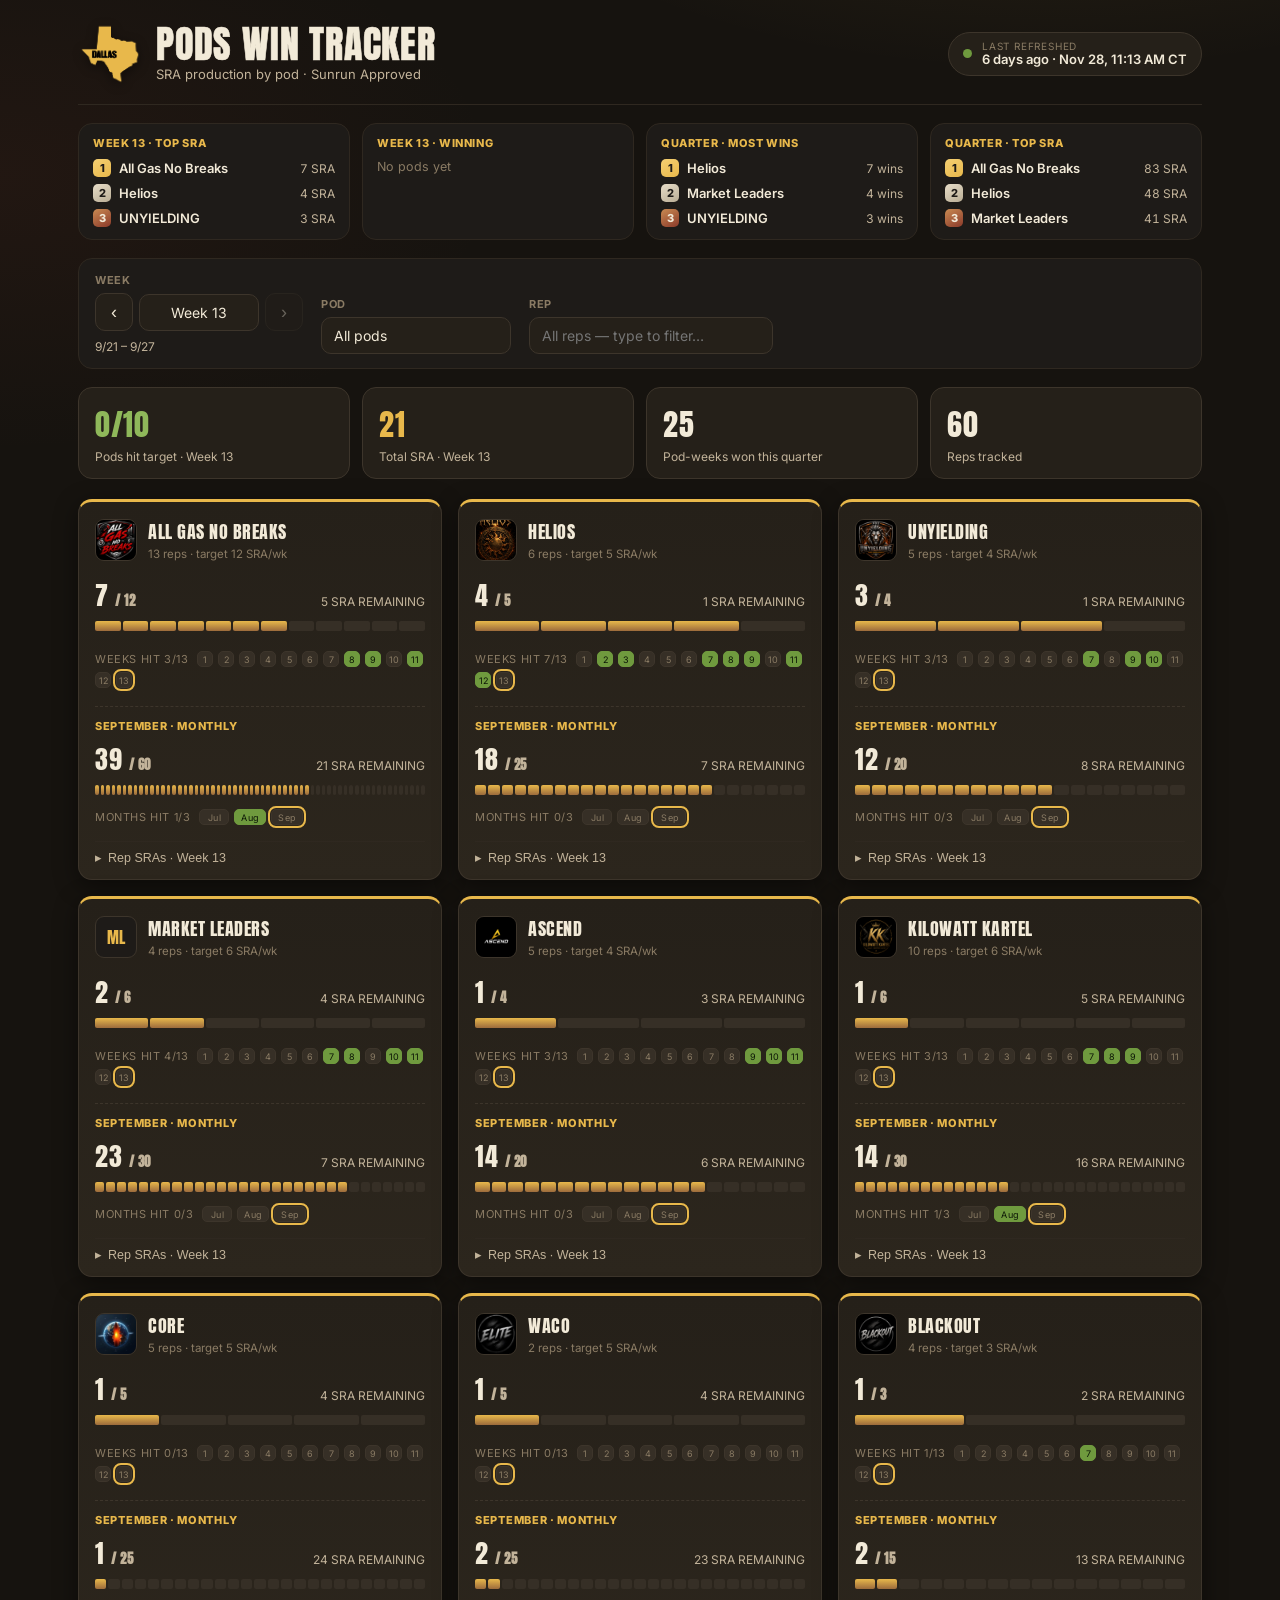
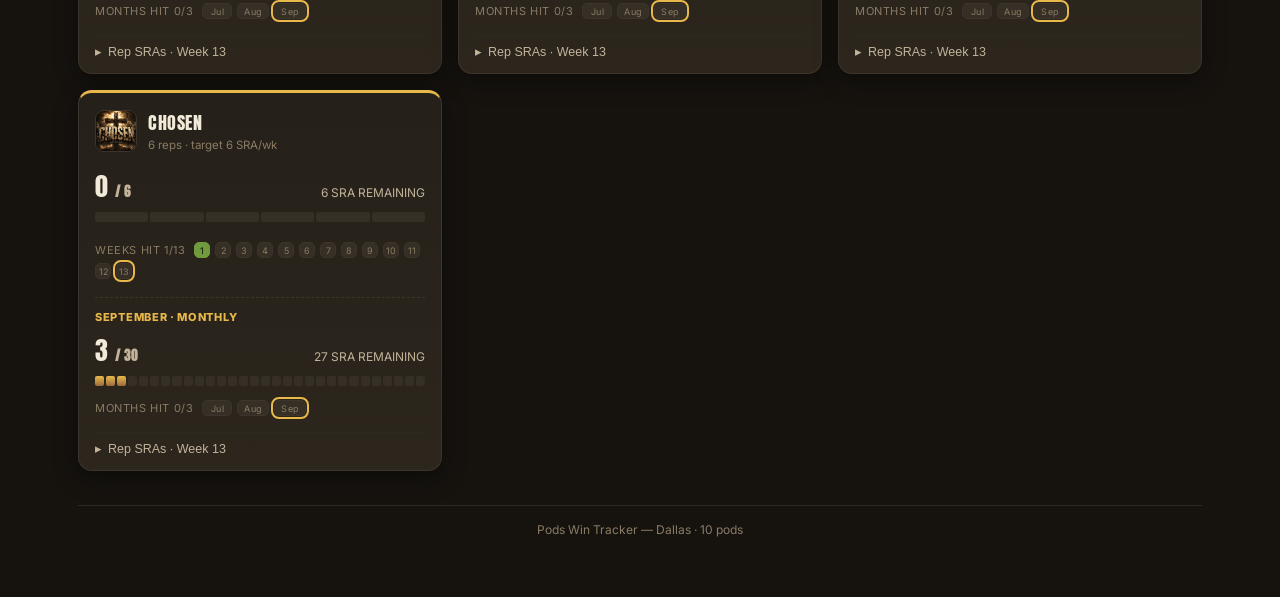
<file: index.html>
<!DOCTYPE html>
<html lang="en">
<head>
  <meta charset="UTF-8" />
  <meta name="viewport" content="width=device-width, initial-scale=1.0" />
  <title>Pods Win Tracker — Dallas</title>
  <link rel="icon" type="image/png" href="assets/dallas-logo.png" />
  <link rel="apple-touch-icon" href="assets/dallas-logo.png" /> 
  <link rel="preconnect" href="https://fonts.googleapis.com" />
  <link rel="preconnect" href="https://fonts.gstatic.com" crossorigin />
  <link rel="stylesheet" href="https://fonts.googleapis.com/css2?family=Anton&family=Inter:wght@400;500;600;700&display=swap" />
  <link rel="stylesheet" href="assets/styles.css" />
</head>
<body>
  <div class="app">
    <!-- ===== Header ===== -->
    <header class="site-header">
      <div class="brand">
        <img class="brand-logo" src="assets/dallas-logo.png" alt="Pods Win Tracker — Dallas, Texas" />
        <div class="brand-text">
          <h1>Pods Win Tracker</h1>
          <p class="tagline">SRA production by pod · Sunrun Approved</p>
        </div>
      </div>
      <div class="refresh">
        <span class="refresh-dot" id="refreshDot" aria-hidden="true"></span>
        <div class="refresh-text">
          <span class="refresh-label">Last refreshed</span>
          <span class="refresh-clock" id="refreshClock">—</span>
        </div>
      </div>
    </header>

    <div class="demo-banner" id="demoBanner" hidden>
      Sample data for preview. Live numbers appear automatically once the Apps Script publish runs.
    </div>

    <!-- ===== Leaderboard ===== -->
    <section class="leaderboard" id="leaderboard" aria-label="Pod leaderboard"></section>

    <!-- ===== Controls ===== -->
    <section class="controls" aria-label="Filters">
      <div class="control week-control">
        <label class="control-label">Week</label>
        <div class="week-toggle">
          <button class="wk-btn" id="weekPrev" aria-label="Previous week">‹</button>
          <select id="weekSelect" class="select" aria-label="Select week"></select>
          <button class="wk-btn" id="weekNext" aria-label="Next week">›</button>
        </div>
        <span class="week-range" id="weekRange"></span>
      </div>
      <div class="control">
        <label class="control-label" for="podSelect">Pod</label>
        <select id="podSelect" class="select"><option value="__all__">All pods</option></select>
      </div>
      <div class="control">
        <label class="control-label" for="repSearch">Rep</label>
        <input id="repSearch" class="select" list="repList" placeholder="All reps — type to filter…" autocomplete="off" />
        <datalist id="repList"></datalist>
      </div>
    </section>

    <!-- ===== Summary strip ===== -->
    <section class="summary" id="summary" aria-label="Quarter summary"></section>

    <!-- ===== Pod cards ===== -->
    <main id="podGrid" class="pod-grid" aria-live="polite"></main>

    <footer class="site-footer">
      <span id="footNote">Pods Win Tracker — Dallas</span>
    </footer>
  </div>

  <script src="assets/app.js"></script>
</body>
</html>
</file>
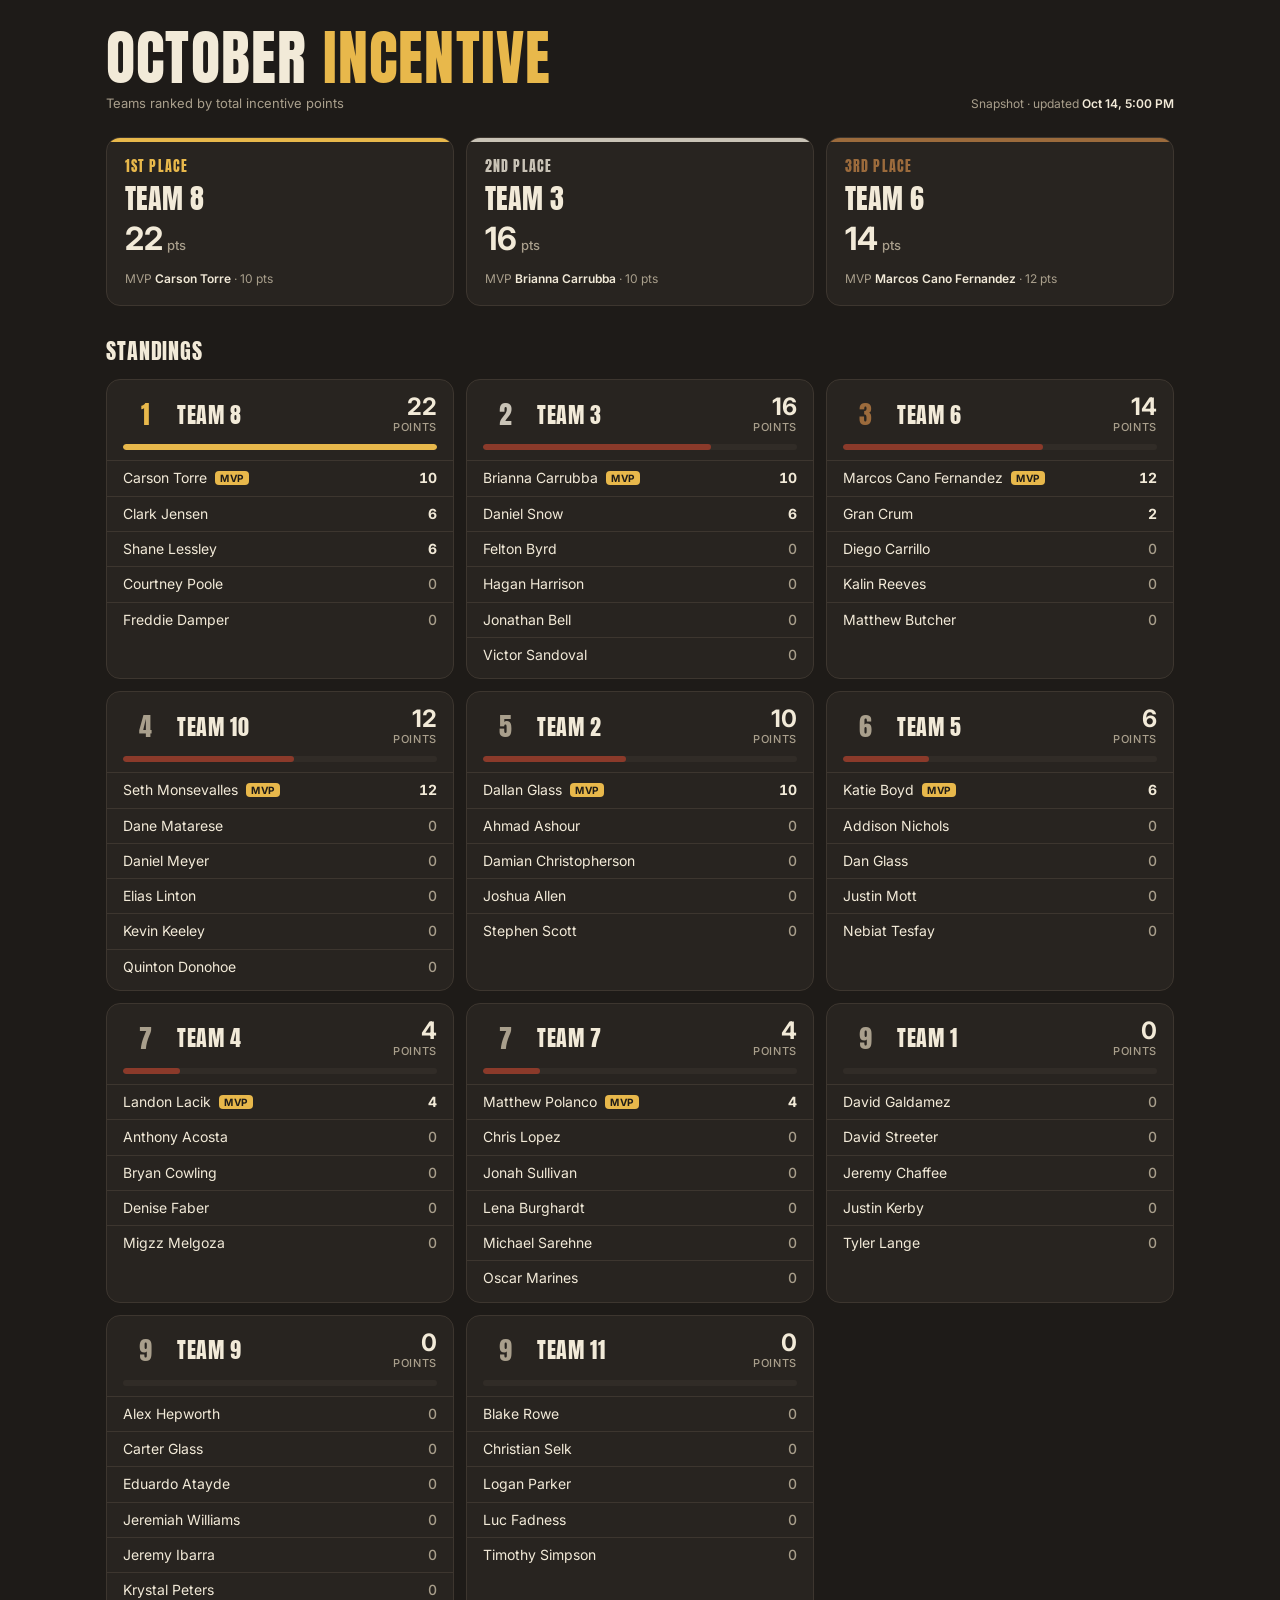
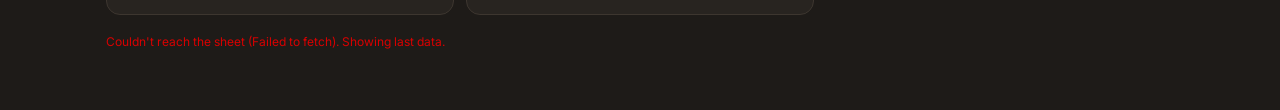
<file: october.html>
<!doctype html>
<html lang="en">
<head>
<meta charset="utf-8">
<meta name="viewport" content="width=device-width, initial-scale=1">
<title>October Incentive</title>
<link rel="preconnect" href="https://fonts.googleapis.com">
<link href="https://fonts.googleapis.com/css2?family=Anton&family=Inter:wght@400;500;600;700&display=swap" rel="stylesheet">
<style>
  :root {
    --bg: #1E1B18;          /* Ranch Black */
    --panel: #282420;
    --panel-2: #312c27;
    --line: #3d362f;
    --text: #F2EAD8;        /* Bone Cream */
    --muted: #a99f8c;
    --gold: #E8B84B;        /* Harvest Gold */
    --silver: #C9C3B6;
    --bronze: #9C6B3C;      /* Mesa Brown */
    --adobe: #8B3A2A;       /* Burnt Adobe */
    --red: #D90000;         /* Red Hot */
    --green: #6F9A3E;       /* cactus */
  }
  * { box-sizing: border-box; }
  body {
    margin: 0; background: var(--bg); color: var(--text);
    font: 15px/1.45 Inter, system-ui, sans-serif;
  }
  .wrap { max-width: 1100px; margin: 0 auto; padding: 28px 16px 60px; }
  header { display: flex; flex-wrap: wrap; align-items: flex-end; justify-content: space-between; gap: 12px; margin-bottom: 24px; }
  h1 { font: 400 clamp(36px, 7vw, 60px)/1 Anton, Impact, sans-serif; letter-spacing: .02em; margin: 0; text-transform: uppercase; }
  h1 span { color: var(--gold); }
  .sub { color: var(--muted); font-size: 13px; margin-top: 6px; }
  .updated { color: var(--muted); font-size: 12px; text-align: right; }
  .updated b { color: var(--text); font-weight: 600; }

  /* Podium */
  .podium { display: grid; grid-template-columns: repeat(3, 1fr); gap: 12px; margin-bottom: 28px; }
  .pod { background: var(--panel); border: 1px solid var(--line); border-radius: 14px; padding: 18px; position: relative; overflow: hidden; }
  .pod::before { content: ""; position: absolute; inset: 0 0 auto 0; height: 4px; background: var(--c); }
  .pod .place { font: 400 14px Anton, sans-serif; letter-spacing: .08em; color: var(--c); text-transform: uppercase; }
  .pod .name { font: 400 28px/1.1 Anton, sans-serif; margin: 6px 0 2px; text-transform: uppercase; }
  .pod .pts { font-size: 32px; font-weight: 700; color: var(--text); }
  .pod .pts small { font-size: 13px; color: var(--muted); font-weight: 500; margin-left: 4px; }
  .pod .mvp { font-size: 12px; color: var(--muted); margin-top: 8px; }
  .pod .mvp b { color: var(--text); font-weight: 600; }
  .p1 { --c: var(--gold); } .p2 { --c: var(--silver); } .p3 { --c: var(--bronze); }

  /* Standings */
  h2 { font: 400 22px Anton, sans-serif; letter-spacing: .04em; text-transform: uppercase; margin: 0 0 12px; }
  .teams { display: grid; grid-template-columns: repeat(auto-fill, minmax(320px, 1fr)); gap: 12px; }
  .team { background: var(--panel); border: 1px solid var(--line); border-radius: 14px; overflow: hidden; }
  .team-head { display: grid; grid-template-columns: 44px 1fr auto; align-items: center; gap: 10px; padding: 14px 16px 10px; }
  .rank { font: 400 26px Anton, sans-serif; color: var(--muted); text-align: center; }
  .team.r1 .rank { color: var(--gold); } .team.r2 .rank { color: var(--silver); } .team.r3 .rank { color: var(--bronze); }
  .team-name { font: 400 22px Anton, sans-serif; text-transform: uppercase; letter-spacing: .03em; }
  .team-total { font-size: 24px; font-weight: 700; text-align: right; line-height: 1; }
  .team-total small { display: block; font-size: 11px; color: var(--muted); font-weight: 500; text-transform: uppercase; letter-spacing: .06em; margin-top: 3px; }
  .bar { height: 6px; background: var(--panel-2); margin: 0 16px 10px; border-radius: 3px; overflow: hidden; }
  .bar i { display: block; height: 100%; background: var(--gold); border-radius: 3px; }
  .team:not(.r1) .bar i { background: var(--adobe); }
  ul { list-style: none; margin: 0; padding: 0 0 6px; }
  li { display: flex; justify-content: space-between; gap: 12px; padding: 7px 16px; border-top: 1px solid var(--line); font-size: 14px; }
  li .pts { font-weight: 700; font-variant-numeric: tabular-nums; }
  li .pts.zero { color: var(--muted); font-weight: 500; }
  li.top .who::after { content: "MVP"; font-size: 10px; font-weight: 700; letter-spacing: .06em; color: var(--bg); background: var(--gold); border-radius: 4px; padding: 1px 5px; margin-left: 8px; vertical-align: 1px; }

  .note { margin-top: 18px; color: var(--muted); font-size: 12px; }
  .err { color: var(--red); }

  @media (max-width: 720px) {
    .podium { grid-template-columns: 1fr; }
    .teams { grid-template-columns: 1fr; }
    .updated { text-align: left; }
  }
</style>
</head>
<body>
<div class="wrap">
  <header>
    <div>
      <h1>October <span>Incentive</span></h1>
      <div class="sub">Teams ranked by total incentive points</div>
    </div>
    <div class="updated" id="updated"></div>
  </header>

  <section class="podium" id="podium"></section>

  <h2>Standings</h2>
  <section class="teams" id="teams"></section>

  <div class="note" id="note"></div>
</div>

<script>
  // Paste the Apps Script web-app /exec URL here to go live. Leave empty to use SNAPSHOT.
  const DATA_URL = 'https://script.google.com/macros/s/AKfycbxb5c3cSQa8T36GX-_zjLDrbhzHDsvmF-XbNHAymyAe4vOP9rnjnSh49Q3iXy6ocfPmrQ/exec';
  const REFRESH_MS = 5 * 60 * 1000;

  // Snapshot of the "October incentive" tab, pulled 2026-10-14. Used until DATA_URL is set.
  const SNAPSHOT = {
    updated: '2026-10-14T12:00:00-05:00',
    teams: [
      { team: 'Team 1', reps: [['Tyler Lange',0],['David Streeter',0],['David Galdamez',0],['Justin Kerby',0],['Jeremy Chaffee',0]] },
      { team: 'Team 2', reps: [['Stephen Scott',0],['Ahmad Ashour',0],['Joshua Allen',0],['Damian Christopherson',0],['Dallan Glass',10]] },
      { team: 'Team 3', reps: [['Brianna Carrubba',10],['Daniel Snow',6],['Victor Sandoval',0],['Felton Byrd',0],['Jonathan Bell',0],['Hagan Harrison',0]] },
      { team: 'Team 4', reps: [['Migzz Melgoza',0],['Bryan Cowling',0],['Landon Lacik',4],['Denise Faber',0],['Anthony Acosta',0]] },
      { team: 'Team 5', reps: [['Justin Mott',0],['Katie Boyd',6],['Nebiat Tesfay',0],['Dan Glass',0],['Addison Nichols',0]] },
      { team: 'Team 6', reps: [['Kalin Reeves',0],['Gran Crum',2],['Marcos Cano Fernandez',12],['Diego Carrillo',0],['Matthew Butcher',0]] },
      { team: 'Team 7', reps: [['Michael Sarehne',0],['Matthew Polanco',4],['Lena Burghardt',0],['Jonah Sullivan',0],['Chris Lopez',0],['Oscar Marines',0]] },
      { team: 'Team 8', reps: [['Courtney Poole',0],['Freddie Damper',0],['Carson Torre',10],['Shane Lessley',6],['Clark Jensen',6]] },
      { team: 'Team 9', reps: [['Jeremy Ibarra',0],['Eduardo Atayde',0],['Carter Glass',0],['Alex Hepworth',0],['Jeremiah Williams',0],['Krystal Peters',0]] },
      { team: 'Team 10', reps: [['Kevin Keeley',0],['Quinton Donohoe',0],['Daniel Meyer',0],['Dane Matarese',0],['Seth Monsevalles',12],['Elias Linton',0]] },
      { team: 'Team 11', reps: [['Logan Parker',0],['Luc Fadness',0],['Christian Selk',0],['Timothy Simpson',0],['Blake Rowe',0]] },
    ].map(t => ({ team: t.team, reps: t.reps.map(([name, points]) => ({ name, points })) })),
  };

  const fmt = n => Number.isInteger(n) ? String(n) : n.toFixed(1);
  const esc = s => String(s).replace(/[&<>"']/g, c => ({'&':'&amp;','<':'&lt;','>':'&gt;','"':'&quot;',"'":'&#39;'}[c]));

  // Competition ranking: ties share a rank (1, 2, 2, 4).
  function rankTeams(data) {
    const teams = data.teams.map(t => {
      const reps = t.reps.map(r => ({ name: r.name.trim(), points: +r.points || 0 }))
                         .sort((a, b) => b.points - a.points || a.name.localeCompare(b.name));
      return { name: t.team.trim(), reps, total: reps.reduce((s, r) => s + r.points, 0) };
    }).sort((a, b) => b.total - a.total || a.name.localeCompare(b.name, undefined, { numeric: true }));
    teams.forEach((t, i) => { t.rank = i && t.total === teams[i - 1].total ? teams[i - 1].rank : i + 1; });
    return teams;
  }

  function render(data, live) {
    const teams = rankTeams(data);
    const max = Math.max(1, ...teams.map(t => t.total));
    const place = ['1st', '2nd', '3rd'];

    document.getElementById('podium').innerHTML = teams.slice(0, 3).map((t, i) => {
      const mvp = t.reps[0] && t.reps[0].points > 0 ? `MVP <b>${esc(t.reps[0].name)}</b> · ${fmt(t.reps[0].points)} pts` : 'No points yet';
      return `<div class="pod p${t.rank}">
        <div class="place">${place[t.rank - 1] || t.rank + 'th'} place</div>
        <div class="name">${esc(t.name)}</div>
        <div class="pts">${fmt(t.total)}<small>pts</small></div>
        <div class="mvp">${mvp}</div>
      </div>`;
    }).join('');

    document.getElementById('teams').innerHTML = teams.map(t => `
      <article class="team r${t.rank}">
        <div class="team-head">
          <div class="rank">${t.rank}</div>
          <div class="team-name">${esc(t.name)}</div>
          <div class="team-total">${fmt(t.total)}<small>points</small></div>
        </div>
        <div class="bar"><i style="width:${(t.total / max) * 100}%"></i></div>
        <ul>${t.reps.map((r, i) => `
          <li class="${i === 0 && r.points > 0 ? 'top' : ''}">
            <span class="who">${esc(r.name)}</span>
            <span class="pts ${r.points ? '' : 'zero'}">${fmt(r.points)}</span>
          </li>`).join('')}
        </ul>
      </article>`).join('');

    const when = new Date(data.updated);
    document.getElementById('updated').innerHTML =
      `${live ? 'Live' : 'Snapshot'} · updated <b>${when.toLocaleString([], { month: 'short', day: 'numeric', hour: 'numeric', minute: '2-digit' })}</b>`;
  }

  async function load() {
    if (!DATA_URL) return render(SNAPSHOT, false);
    try {
      const res = await fetch(DATA_URL, { cache: 'no-store' });
      if (!res.ok) throw new Error('HTTP ' + res.status);
      render(await res.json(), true);
      document.getElementById('note').textContent = '';
    } catch (e) {
      if (!document.getElementById('teams').children.length) render(SNAPSHOT, false);
      document.getElementById('note').innerHTML = `<span class="err">Couldn't reach the sheet (${esc(e.message)}). Showing last data.</span>`;
    }
  }

  load();
  if (DATA_URL) setInterval(load, REFRESH_MS);
</script>
</body>
</html>
</file>
<file: assets/styles.css>
/* ============================================================
   Pods Win Tracker — Dallas
   Themed with the DRIP Brand Kit (Steady Drip — American Southwest).
   Rebrand/tweak by editing the :root variables below.
   ============================================================ */
:root {
  /* --- DRIP brand colors --- */
  --ranch-black:   #1E1B18;
  --harvest-gold:  #E8B84B;
  --burnt-adobe:   #8B3A2A;
  --mesa-brown:    #9C6B3C;
  --bone-cream:    #F2EAD8;
  --red-hot:       #D90000;

  /* --- applied roles --- */
  --bg:            #16130F;        /* deepest, just under Ranch Black */
  --bg-soft:       #1E1B18;        /* Ranch Black */
  --card:          #252019;
  --card-2:        #2C261D;
  --border:        #3D352B;
  --border-soft:   #2F2820;
  --text:          #F2EAD8;        /* Bone Cream */
  --text-dim:      #C2B39A;
  --text-faint:    #8A7B64;
  --accent:        #E8B84B;        /* Harvest Gold */
  --accent-2:      #9C6B3C;        /* Mesa Brown */
  --adobe:         #8B3A2A;        /* Burnt Adobe */
  --win:           #6F9A3E;        /* cactus green — complements the earthy palette */
  --win-bright:    #8FB85A;
  --win-soft:      #1E2A12;
  --miss:          #D90000;        /* Red Hot */
  --miss-soft:     #2E0D0B;
  --track:         #362F26;
  --radius:        14px;
  --shadow:        0 6px 24px rgba(0,0,0,.45);
  --maxw:          1180px;
  /* Body = Inter (Helvetica-like, Google Fonts). Headers = Druk (if licensed) else Anton. */
  --font:          "Inter", "Helvetica Neue", Helvetica, Arial, sans-serif;
  --font-head:     "Druk Wide", "Druk", "Anton", Impact, "Helvetica Neue", sans-serif;
}

* { box-sizing: border-box; }
html, body { margin: 0; }
body {
  font-family: var(--font);
  background:
    radial-gradient(1100px 560px at 82% -12%, rgba(232,184,75,.12), transparent 60%),
    radial-gradient(900px 500px at 0% 8%, rgba(139,58,42,.10), transparent 55%),
    var(--bg);
  color: var(--text);
  -webkit-font-smoothing: antialiased;
  min-height: 100vh;
}
.app { max-width: var(--maxw); margin: 0 auto; padding: 22px clamp(14px, 3vw, 28px) 60px; }

/* ---------- Header ---------- */
.site-header {
  display: flex; align-items: center; justify-content: space-between;
  gap: 16px; flex-wrap: wrap; padding-bottom: 18px;
  border-bottom: 1px solid var(--border-soft); margin-bottom: 18px;
}
.brand { display: flex; align-items: center; gap: 14px; }
.brand-mark {     /* legacy fallback tile if no logo */
  width: 46px; height: 46px; border-radius: 12px; display: grid; place-items: center;
  font-size: 24px; background: var(--harvest-gold); color: var(--ranch-black);
}
.brand-tx { display: block; flex: 0 0 auto; filter: drop-shadow(0 3px 6px rgba(0,0,0,.45)); }
.brand-logo { height: 64px; width: auto; display: block; flex: 0 0 auto; filter: drop-shadow(0 3px 6px rgba(0,0,0,.45)); }
.brand-text h1 {
  margin: 0; font-family: var(--font-head); font-size: clamp(26px, 4.4vw, 38px);
  letter-spacing: .8px; font-weight: 400; line-height: .95; text-transform: uppercase;
  color: var(--bone-cream);
  -webkit-text-stroke: 0.6px var(--bone-cream);   /* thicken Anton (single-weight) for a heavier look */
}
.brand-text h1 .loc {
  background: linear-gradient(120deg, var(--accent), var(--adobe));
  -webkit-background-clip: text; background-clip: text; color: transparent;
}
.tagline { margin: 3px 0 0; color: var(--text-dim); font-size: 13px; }

.refresh {
  display: flex; align-items: center; gap: 10px;
  background: var(--card); border: 1px solid var(--border); border-radius: 999px;
  padding: 8px 14px;
}
.refresh-dot { width: 9px; height: 9px; border-radius: 50%; background: var(--win); box-shadow: 0 0 0 0 rgba(111,154,62,.6); animation: pulse 2.2s infinite; }
@keyframes pulse { 0% { box-shadow: 0 0 0 0 rgba(111,154,62,.5);} 70% { box-shadow: 0 0 0 8px rgba(111,154,62,0);} 100% { box-shadow: 0 0 0 0 rgba(111,154,62,0);} }
.refresh-text { display: flex; flex-direction: column; line-height: 1.1; }
.refresh-label { font-size: 10px; text-transform: uppercase; letter-spacing: .8px; color: var(--text-faint); }
.refresh-clock { font-size: 13px; font-weight: 600; color: var(--text); }

/* ---------- Demo banner ---------- */
.demo-banner {
  background: rgba(232,184,75,.10); border: 1px solid rgba(232,184,75,.4);
  color: var(--accent); border-radius: 10px; padding: 9px 14px; font-size: 13px; margin-bottom: 16px;
}

/* ---------- Leaderboard ---------- */
.leaderboard { display: grid; grid-template-columns: repeat(4, 1fr); gap: 12px; margin-bottom: 18px; }
.lb-card {
  background: var(--bg-soft); border: 1px solid var(--border-soft); border-radius: var(--radius);
  padding: 12px 14px;
}
.lb-title {
  font-size: 11px; text-transform: uppercase; letter-spacing: .6px; font-weight: 800;
  color: var(--accent); margin-bottom: 9px;
}
.lb-list { list-style: none; margin: 0; padding: 0; display: flex; flex-direction: column; gap: 7px; }
.lb-row { display: flex; align-items: center; gap: 8px; font-size: 13px; }
.lb-rank {
  width: 18px; height: 18px; flex: 0 0 18px; border-radius: 5px; display: grid; place-items: center;
  font-size: 11px; font-weight: 800; color: var(--ranch-black); background: var(--track);
}
.lb-rank.r1 { background: linear-gradient(150deg, #f4cf72, var(--harvest-gold)); }
.lb-rank.r2 { background: linear-gradient(150deg, #e7ddc8, #b9ad95); }
.lb-rank.r3 { background: linear-gradient(150deg, #c98a52, var(--burnt-adobe)); color: var(--bone-cream); }
.lb-name { flex: 1 1 auto; white-space: nowrap; overflow: hidden; text-overflow: ellipsis; color: var(--text); font-weight: 600; }
.lb-val { flex: 0 0 auto; color: var(--text-dim); font-variant-numeric: tabular-nums; font-size: 12px; }
.lb-empty { color: var(--text-faint); font-size: 12.5px; }

/* ---------- Controls ---------- */
.controls {
  display: flex; gap: 18px; flex-wrap: wrap; align-items: flex-end;
  background: var(--bg-soft); border: 1px solid var(--border-soft);
  border-radius: var(--radius); padding: 14px 16px; margin-bottom: 18px;
}
.control { display: flex; flex-direction: column; gap: 6px; }
.control-label { font-size: 11px; text-transform: uppercase; letter-spacing: .7px; color: var(--text-faint); font-weight: 700; }
.select {
  appearance: none; background: var(--card); color: var(--text);
  border: 1px solid var(--border); border-radius: 10px; padding: 9px 12px;
  font-size: 14px; min-width: 190px; font-family: inherit;
}
.select:focus { outline: 2px solid var(--accent); outline-offset: 1px; }
.week-control { flex: 0 0 auto; }
.week-toggle { display: flex; align-items: center; gap: 6px; }
.week-toggle .select { min-width: 120px; text-align: center; }
.wk-btn {
  width: 38px; height: 38px; border-radius: 10px; border: 1px solid var(--border);
  background: var(--card); color: var(--text); font-size: 18px; cursor: pointer; line-height: 1;
}
.wk-btn:hover:not(:disabled) { border-color: var(--accent); color: var(--accent); }
.wk-btn:disabled { opacity: .35; cursor: not-allowed; }
.week-range { font-size: 12px; color: var(--text-dim); margin-top: 2px; }

/* ---------- Summary strip ---------- */
.summary { display: grid; grid-template-columns: repeat(4, 1fr); gap: 12px; margin-bottom: 20px; }
.stat {
  background: var(--card); border: 1px solid var(--border); border-radius: var(--radius);
  padding: 14px 16px;
}
.stat .num { font-family: var(--font-head); font-size: 30px; font-weight: 400; letter-spacing: .5px; }
.stat .lbl { font-size: 12px; color: var(--text-dim); margin-top: 2px; }
.stat .num.win { color: var(--win-bright); }
.stat .num.accent { color: var(--accent); }

/* ---------- Pod grid ---------- */
.pod-grid { display: grid; grid-template-columns: repeat(auto-fill, minmax(330px, 1fr)); gap: 16px; }
.pod-card {
  background: linear-gradient(180deg, var(--card), var(--card-2));
  border: 1px solid var(--border); border-radius: var(--radius);
  padding: 16px 16px 6px; box-shadow: var(--shadow);
  border-top: 3px solid var(--pod-accent, var(--accent));
  display: flex; flex-direction: column;
}
.pod-head { display: flex; align-items: flex-start; justify-content: space-between; gap: 10px; }
.pod-id { display: flex; align-items: center; gap: 11px; min-width: 0; }
.pod-logo {
  width: 42px; height: 42px; flex: 0 0 42px; border-radius: 9px; object-fit: cover;
  background: var(--ranch-black); border: 1px solid var(--border);
}
.pod-logo--mono {
  display: grid; place-items: center; font-family: var(--font-head); font-size: 16px;
  color: var(--accent); letter-spacing: .5px;
}
.pod-name { font-family: var(--font-head); font-size: 18px; font-weight: 400; margin: 0; letter-spacing: .5px; text-transform: uppercase; }
.pod-sub { font-size: 11.5px; color: var(--text-faint); margin-top: 2px; }
.badge {
  font-size: 11px; font-weight: 800; text-transform: uppercase; letter-spacing: .6px;
  padding: 4px 9px; border-radius: 999px; white-space: nowrap;
}
.badge.win { color: var(--win-bright); background: var(--win-soft); border: 1px solid rgba(111,154,62,.45); }
.badge.miss { color: #ff5a5a; background: var(--miss-soft); border: 1px solid rgba(217,0,0,.4); }

.progress-wrap { margin: 14px 0 6px; }
.progress-top { display: flex; justify-content: space-between; align-items: baseline; margin-bottom: 6px; }
.progress-val { font-family: var(--font-head); font-size: 26px; font-weight: 400; letter-spacing: .5px; }
.progress-val .tgt { font-size: 13px; color: var(--text-dim); font-weight: 600; }
.progress-pct { font-size: 12px; color: var(--text-dim); }
.track { height: 10px; background: var(--track); border-radius: 999px; overflow: hidden; }
.fill { height: 100%; border-radius: 999px; background: linear-gradient(90deg, var(--pod-accent, var(--accent)), var(--mesa-brown)); transition: width .5s ease; }
.fill.win { background: linear-gradient(90deg, var(--win), var(--win-bright)); }

.weeks-hit { display: flex; gap: 5px; margin: 14px 0 4px; flex-wrap: wrap; align-items: center; }
.weeks-hit .wh-label { font-size: 11px; color: var(--text-faint); text-transform: uppercase; letter-spacing: .6px; margin-right: 4px; }
.dot { width: 16px; height: 16px; border-radius: 5px; background: var(--track); border: 1px solid var(--border); display: grid; place-items: center; font-size: 9px; color: var(--text-faint); }
.dot.hit { background: var(--win); border-color: var(--win); color: #0c1606; }
.dot.cur { outline: 2px solid var(--accent); outline-offset: 1px; }

/* ---------- Segmented progress bar (one block per SRA) ---------- */
.seg-track { display: flex; gap: 2px; height: 10px; }
.seg {
  flex: 1 1 0; min-width: 2px; border-radius: 2px;
  background: var(--track); transition: background .35s ease;
}
.seg.on { background: linear-gradient(180deg, var(--accent), var(--mesa-brown)); }
.seg-track.win .seg.on { background: linear-gradient(180deg, var(--win-bright), var(--win)); }
.progress-pct.done { color: var(--win-bright); font-weight: 700; }

/* ---------- Monthly section ---------- */
.month-wrap {
  margin-top: 14px; padding-top: 12px; border-top: 1px dashed var(--border);
}
.month-head { display: flex; align-items: baseline; justify-content: space-between; margin-bottom: 6px; }
.month-label {
  font-size: 11px; text-transform: uppercase; letter-spacing: .7px;
  font-weight: 800; color: var(--accent);
}
.month-left { font-size: 11.5px; color: var(--text-dim); }
.month-left.done { color: var(--win-bright); font-weight: 700; }
.months-hit .dot { width: auto; min-width: 30px; padding: 0 6px; font-size: 9px; letter-spacing: .3px; }

.rep-toggle {
  margin-top: 12px; background: none; border: none; color: var(--text-dim);
  font-size: 12.5px; cursor: pointer; padding: 8px 0; display: flex; align-items: center; gap: 6px;
  border-top: 1px solid var(--border-soft); width: 100%;
}
.rep-toggle:hover { color: var(--accent); }
.rep-toggle .chev { transition: transform .2s; }
.rep-toggle[aria-expanded="true"] .chev { transform: rotate(90deg); }

.rep-table { width: 100%; border-collapse: collapse; font-size: 12.5px; margin-bottom: 10px; }
.rep-table th { text-align: right; color: var(--text-faint); font-weight: 600; padding: 5px 6px; border-bottom: 1px solid var(--border-soft); font-size: 11px; }
.rep-table th:first-child, .rep-table td:first-child { text-align: left; }
.rep-table td { padding: 6px; border-bottom: 1px solid var(--border-soft); text-align: right; color: var(--text-dim); }
.rep-table td.name { color: var(--text); font-weight: 600; }
.rep-table tr.highlight td { background: rgba(232,184,75,.08); }
.rep-table td.pts { color: var(--accent); font-weight: 700; }
/* Rep SRA: 0 = Red Hot, 1+ = cactus green */
.rep-table td.sra { font-weight: 800; font-variant-numeric: tabular-nums; }
.rep-table td.sra.pos { color: var(--win-bright); }
.rep-table td.sra.zero { color: var(--miss); }

.empty { text-align: center; color: var(--text-dim); padding: 50px 20px; grid-column: 1/-1; }

/* ---------- Footer ---------- */
.site-footer { margin-top: 34px; padding-top: 16px; border-top: 1px solid var(--border-soft); color: var(--text-faint); font-size: 12px; text-align: center; }

/* ---------- Responsive ---------- */
@media (max-width: 900px) {
  .leaderboard { grid-template-columns: repeat(2, 1fr); }
}
@media (max-width: 760px) {
  .summary { grid-template-columns: repeat(2, 1fr); }
  .controls { gap: 12px; }
  .select, .week-toggle .select { min-width: 0; width: 100%; }
  .control { flex: 1 1 100%; }
  .week-control { flex: 1 1 100%; }
}
@media (max-width: 420px) {
  .pod-grid { grid-template-columns: 1fr; }
  .leaderboard { grid-template-columns: 1fr; }
}
</file>
